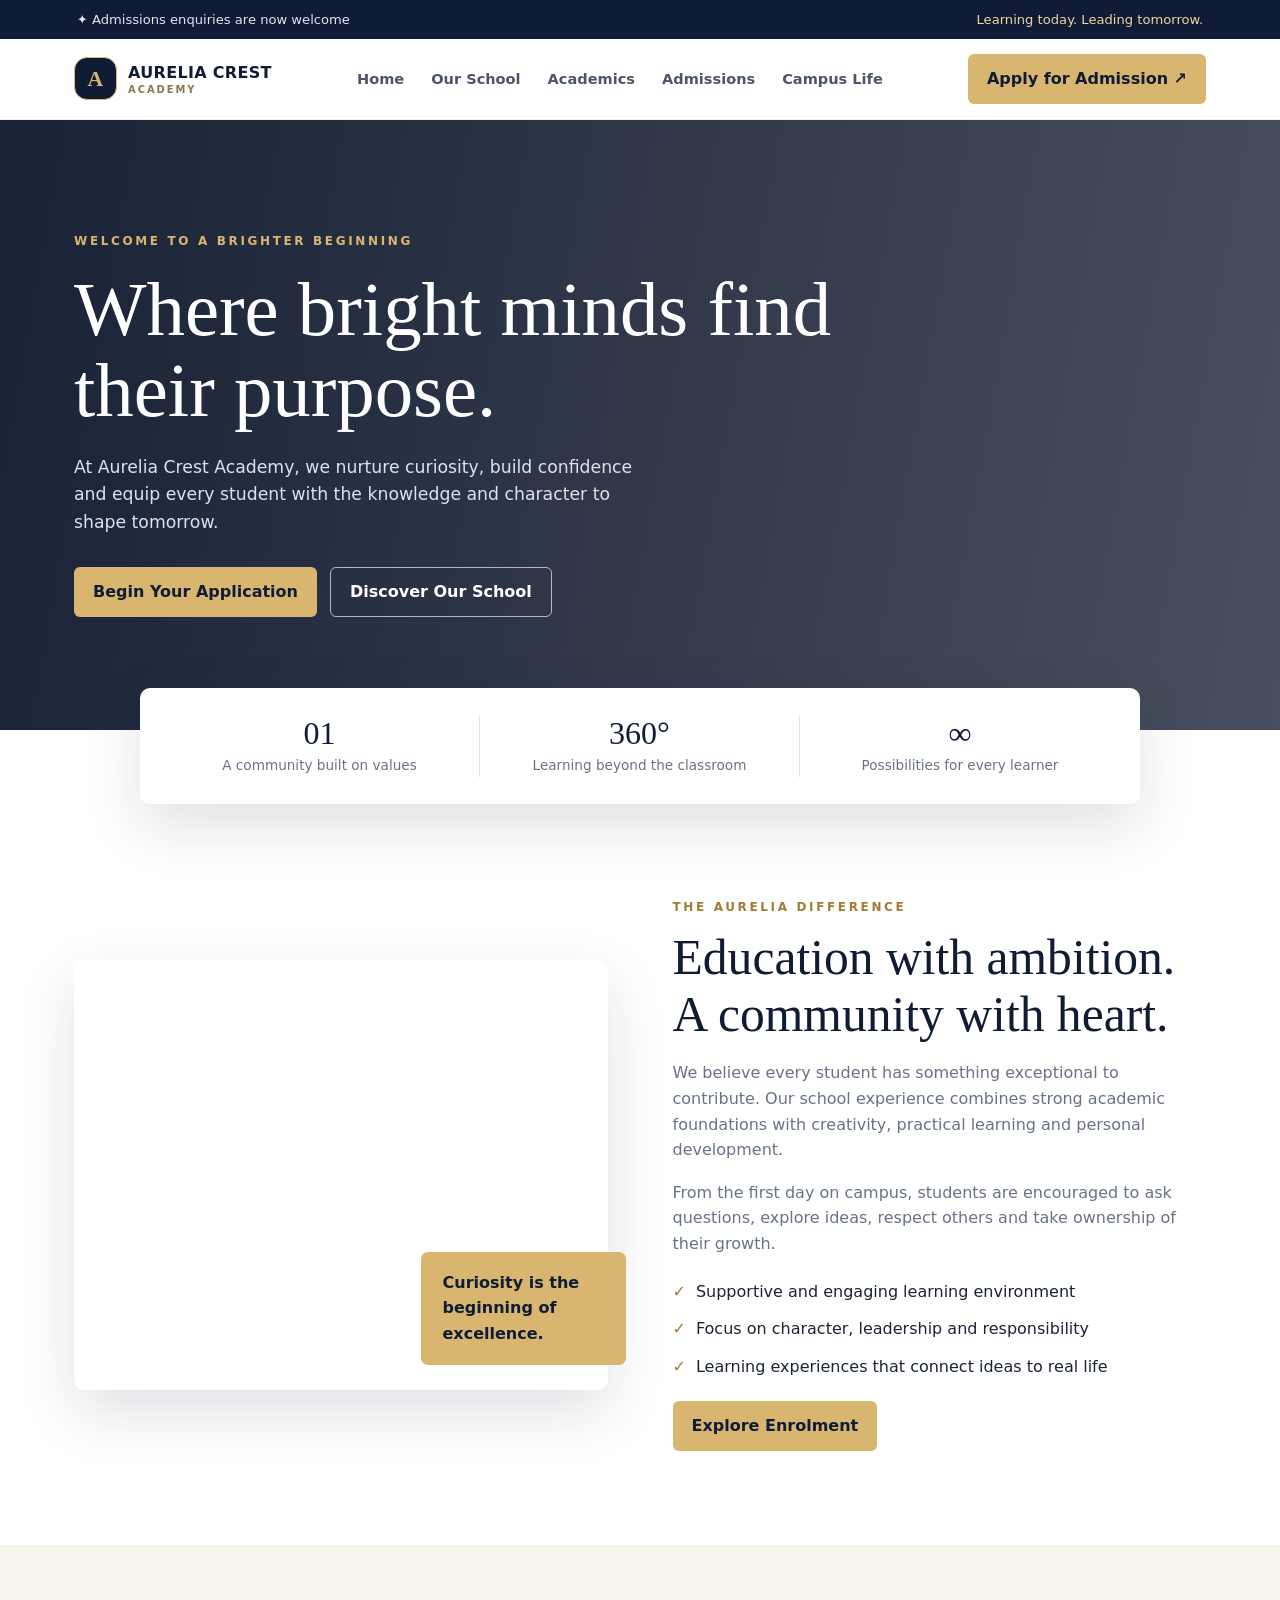
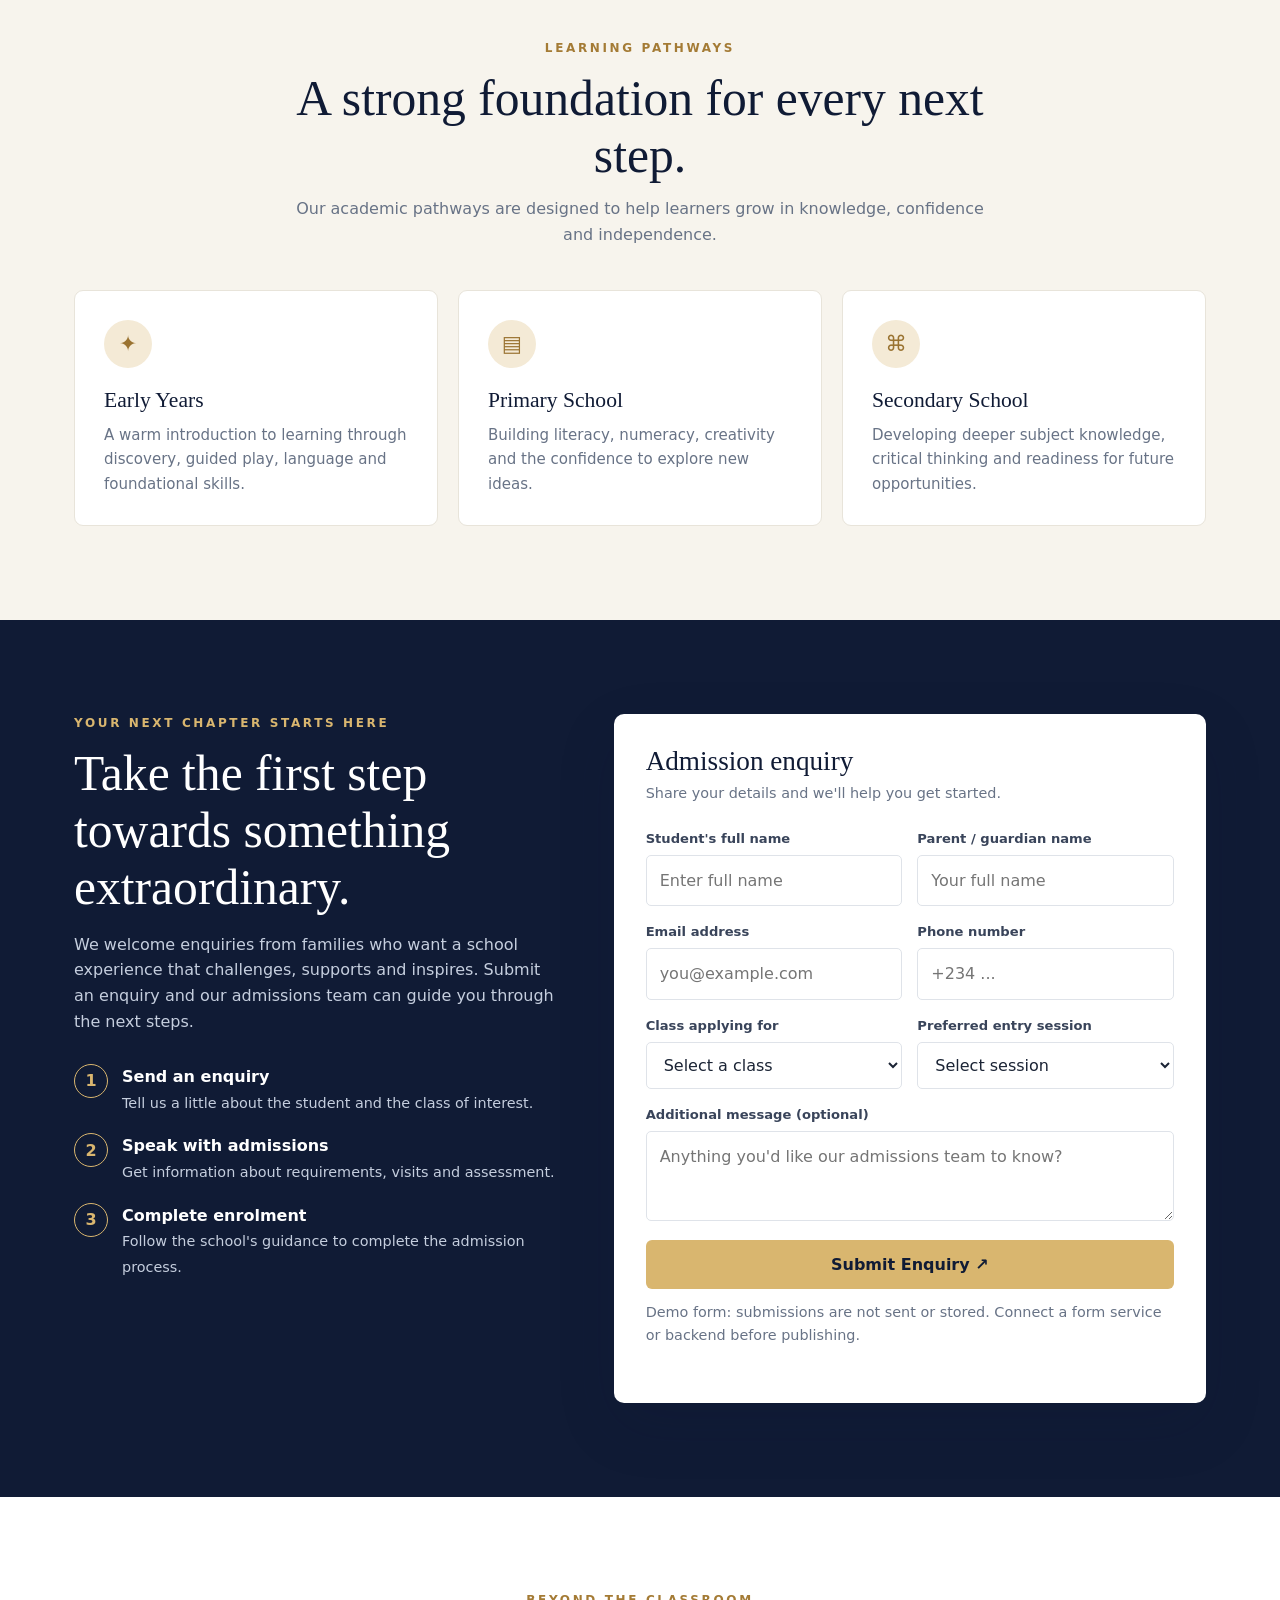
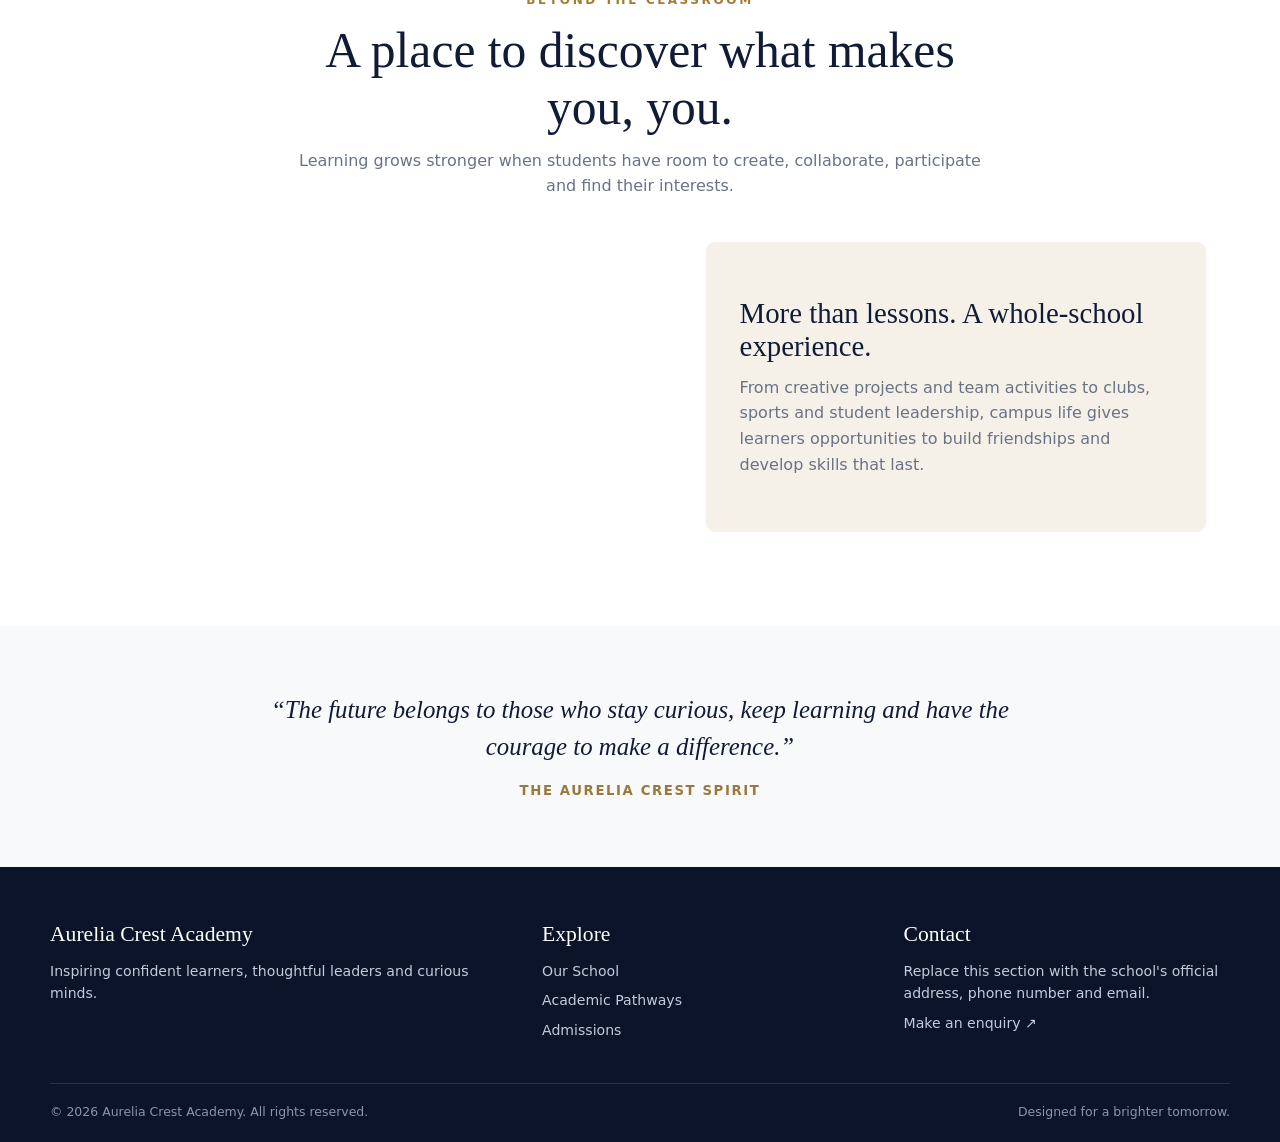
<file: index.html>
<!DOCTYPE html>
<html lang="en">
<head>
  <meta charset="UTF-8">
  <meta name="viewport" content="width=device-width, initial-scale=1.0">
  <meta name="description" content="Discover Aurelia Crest Academy and begin your admission journey.">
  <title>Aurelia Crest Academy | Admissions</title>
    <link rel="stylesheet" href="style.css">
</head>
<body>
  <div class="topbar"><span>✦ Admissions enquiries are now welcome</span><span>Learning today. Leading tomorrow.</span></div>
  <header>
    <nav class="nav">
      <a class="brand" href="#home"><span class="crest">A</span><span>AURELIA CREST<small>ACADEMY</small></span></a>
      <div class="links" id="navLinks">
        <a href="#home">Home</a><a href="#about">Our School</a><a href="#programs">Academics</a><a href="#admissions">Admissions</a><a href="#life">Campus Life</a>
      </div>
      <a class="nav-cta" href="#admissions">Apply for Admission ↗</a>
      <button class="menu-btn" id="menuBtn" aria-label="Open navigation" aria-expanded="false">☰</button>
    </nav>
  </header>

  <main>
    <section class="hero" id="home">
      <div class="hero-inner">
        <div class="eyebrow">Welcome to a brighter beginning</div>
        <h1>Where bright minds find their purpose.</h1>
        <p>At Aurelia Crest Academy, we nurture curiosity, build confidence and equip every student with the knowledge and character to shape tomorrow.</p>
        <div class="hero-actions"><a class="btn" href="#admissions">Begin Your Application</a><a class="btn-outline" href="#about">Discover Our School</a></div>
      </div>
    </section>

    <div class="stats">
      <div class="stat"><strong>01</strong><span>A community built on values</span></div>
      <div class="stat"><strong>360°</strong><span>Learning beyond the classroom</span></div>
      <div class="stat"><strong>∞</strong><span>Possibilities for every learner</span></div>
    </div>

    <section class="section" id="about">
      <div class="about-grid">
        <div class="about-image"><div class="image-note">Curiosity is the beginning of excellence.</div></div>
        <div class="about-copy">
          <div class="eyebrow eyebrow-dark">The Aurelia difference</div>
          <h2>Education with ambition. A community with heart.</h2>
          <p>We believe every student has something exceptional to contribute. Our school experience combines strong academic foundations with creativity, practical learning and personal development.</p>
          <p>From the first day on campus, students are encouraged to ask questions, explore ideas, respect others and take ownership of their growth.</p>
          <ul class="ticks"><li>Supportive and engaging learning environment</li><li>Focus on character, leadership and responsibility</li><li>Learning experiences that connect ideas to real life</li></ul>
          <a class="btn" href="#admissions">Explore Enrolment</a>
        </div>
      </div>
    </section>

    <section class="programs" id="programs">
      <div class="section">
        <div class="section-head"><div class="eyebrow eyebrow-dark">Learning pathways</div><h2>A strong foundation for every next step.</h2><p>Our academic pathways are designed to help learners grow in knowledge, confidence and independence.</p></div>
        <div class="cards">
          <article class="program-card"><div class="program-icon">✦</div><h3>Early Years</h3><p>A warm introduction to learning through discovery, guided play, language and foundational skills.</p></article>
          <article class="program-card"><div class="program-icon">▤</div><h3>Primary School</h3><p>Building literacy, numeracy, creativity and the confidence to explore new ideas.</p></article>
          <article class="program-card"><div class="program-icon">⌘</div><h3>Secondary School</h3><p>Developing deeper subject knowledge, critical thinking and readiness for future opportunities.</p></article>
        </div>
      </div>
    </section>

    <section class="admission" id="admissions">
      <div class="section">
        <div class="admission-grid">
          <div class="admission-copy">
            <div class="eyebrow">Your next chapter starts here</div>
            <h2>Take the first step towards something extraordinary.</h2>
            <p>We welcome enquiries from families who want a school experience that challenges, supports and inspires. Submit an enquiry and our admissions team can guide you through the next steps.</p>
            <div class="steps">
              <div class="step"><div class="step-num">1</div><div><strong>Send an enquiry</strong><span>Tell us a little about the student and the class of interest.</span></div></div>
              <div class="step"><div class="step-num">2</div><div><strong>Speak with admissions</strong><span>Get information about requirements, visits and assessment.</span></div></div>
              <div class="step"><div class="step-num">3</div><div><strong>Complete enrolment</strong><span>Follow the school's guidance to complete the admission process.</span></div></div>
            </div>
          </div>
          <form class="form-card" id="enquiryForm">
            <h3>Admission enquiry</h3><p>Share your details and we'll help you get started.</p>
            <div class="form-grid">
              <div class="field"><label for="student">Student's full name</label><input id="student" name="student" required placeholder="Enter full name"></div>
              <div class="field"><label for="guardian">Parent / guardian name</label><input id="guardian" name="guardian" required placeholder="Your full name"></div>
              <div class="field"><label for="email">Email address</label><input id="email" name="email" type="email" required placeholder="you@example.com"></div>
              <div class="field"><label for="phone">Phone number</label><input id="phone" name="phone" type="tel" required placeholder="+234 ..."></div>
              <div class="field"><label for="level">Class applying for</label><select id="level" name="level" required><option value="">Select a class</option><option>Early Years</option><option>Primary School</option><option>Secondary School</option></select></div>
              <div class="field"><label for="session">Preferred entry session</label><select id="session" name="session"><option value="">Select session</option><option>First term</option><option>Second term</option><option>Third term</option><option>To be advised</option></select></div>
              <div class="field full"><label for="message">Additional message (optional)</label><textarea id="message" name="message" placeholder="Anything you'd like our admissions team to know?"></textarea></div>
            </div>
            <button class="btn" type="submit">Submit Enquiry ↗</button>
            <div class="toast" id="formToast" role="status">Your enquiry has been prepared. Connect this form to the school's email or backend to receive submissions.</div>
            <p class="form-note">Demo form: submissions are not sent or stored. Connect a form service or backend before publishing.</p>
          </form>
        </div>
      </div>
    </section>

    <section class="section" id="life">
      <div class="section-head"><div class="eyebrow eyebrow-dark">Beyond the classroom</div><h2>A place to discover what makes you, you.</h2><p>Learning grows stronger when students have room to create, collaborate, participate and find their interests.</p></div>
      <div class="life-grid"><div class="life-photo"></div><div class="life-panel"><h3>More than lessons. A whole-school experience.</h3><p>From creative projects and team activities to clubs, sports and student leadership, campus life gives learners opportunities to build friendships and develop skills that last.</p></div></div>
    </section>

    <section class="quote"><blockquote>“The future belongs to those who stay curious, keep learning and have the courage to make a difference.”</blockquote><span>The Aurelia Crest spirit</span></section>
  </main>

  <footer>
    <div class="footer-inner">
      <div><h3>Aurelia Crest Academy</h3><p>Inspiring confident learners, thoughtful leaders and curious minds.</p></div>
      <div><h3>Explore</h3><a href="#about">Our School</a><a href="#programs">Academic Pathways</a><a href="#admissions">Admissions</a></div>
      <div><h3>Contact</h3><p>Replace this section with the school's official address, phone number and email.</p><a href="#admissions">Make an enquiry ↗</a></div>
    </div>
    <div class="copyright">© <span id="year"></span> Aurelia Crest Academy. All rights reserved. <span style="float:right">Designed for a brighter tomorrow.</span></div>
  </footer>
    <script src="script.js"></script>
</body>
</html>
</file>
<file: style.css>
:root{
      --navy:#101b35;--navy2:#172747;--gold:#d9b66f;--cream:#f7f4ed;
      --ink:#1b2435;--muted:#687386;--white:#fff;--line:#e8e4da;
      --shadow:0 22px 60px rgba(16,27,53,.13)
    }
    *{box-sizing:border-box;margin:0;padding:0}
    html{scroll-behavior:smooth}
    body{font-family:Inter,ui-sans-serif,system-ui,-apple-system,"Segoe UI",sans-serif;color:var(--ink);background:#fff;line-height:1.6}
    a{text-decoration:none;color:inherit}
    button,input,select,textarea{font:inherit}
    .topbar{background:var(--navy);color:#dfe5ef;font-size:.82rem;padding:9px 6%;display:flex;justify-content:space-between;gap:12px;flex-wrap:wrap}
    .topbar span:last-child{color:#f0d59f}
    header{position:sticky;top:0;z-index:10;background:rgba(255,255,255,.96);backdrop-filter:blur(12px);border-bottom:1px solid #eee}
    .nav{max-width:1180px;margin:auto;padding:15px 24px;display:flex;align-items:center;justify-content:space-between;gap:24px}
    .brand{display:flex;align-items:center;gap:11px;font-weight:800;letter-spacing:.02em;color:var(--navy)}
    .crest{width:43px;height:43px;border-radius:13px;background:var(--navy);color:var(--gold);display:grid;place-items:center;font-family:Georgia,serif;font-size:1.35rem;border:1px solid var(--gold)}
    .brand small{display:block;font-size:.62rem;letter-spacing:.2em;color:#8b7650;font-weight:700;margin-top:-3px}
    .links{display:flex;align-items:center;gap:27px;font-size:.91rem;font-weight:600;color:#4c5668}
    .links a:hover{color:#a47b35}
    .nav-cta,.btn{display:inline-flex;justify-content:center;align-items:center;border:0;border-radius:6px;padding:12px 19px;background:var(--gold);color:var(--navy);font-weight:800;cursor:pointer;transition:.2s}
    .nav-cta:hover,.btn:hover{transform:translateY(-2px);filter:brightness(1.04)}
    .menu-btn{display:none;background:none;border:0;font-size:1.5rem;color:var(--navy);cursor:pointer}
    .hero{background:linear-gradient(100deg,rgba(10,20,41,.94),rgba(10,20,41,.75)),url('https://images.unsplash.com/photo-1523050854058-8df90110c9f1?auto=format&fit=crop&w=2000&q=85') center/cover;color:white;min-height:610px;display:flex;align-items:center}
    .hero-inner{max-width:1180px;width:100%;margin:auto;padding:95px 24px}
    .eyebrow{color:var(--gold);text-transform:uppercase;letter-spacing:.22em;font-size:.75rem;font-weight:800}
    h1{font-family:Georgia,"Times New Roman",serif;font-size:clamp(2.8rem,6vw,5.2rem);line-height:1.05;max-width:760px;margin:19px 0 22px;font-weight:500}
    .hero p{max-width:590px;color:#dce3ee;font-size:1.08rem;margin-bottom:31px}
    .hero-actions{display:flex;gap:13px;flex-wrap:wrap}
    .btn-outline{display:inline-flex;align-items:center;justify-content:center;padding:11px 19px;border:1px solid rgba(255,255,255,.65);border-radius:6px;color:#fff;font-weight:700}
    .btn-outline:hover{background:#fff;color:var(--navy)}
    .stats{max-width:1000px;margin:-42px auto 0;position:relative;z-index:2;background:#fff;box-shadow:var(--shadow);border-radius:10px;display:grid;grid-template-columns:repeat(3,1fr);padding:27px 20px}
    .stat{text-align:center;border-right:1px solid var(--line)}.stat:last-child{border:0}
    .stat strong{display:block;color:var(--navy);font:2rem Georgia,serif}.stat span{font-size:.85rem;color:var(--muted)}
    section{scroll-margin-top:85px}
    .section{max-width:1180px;margin:auto;padding:94px 24px}
    .section-head{text-align:center;max-width:690px;margin:0 auto 43px}
    .section-head h2,.about-copy h2,.admission-copy h2{font:500 clamp(2rem,4vw,3.1rem)/1.15 Georgia,serif;color:var(--navy);margin:12px 0}
    .section-head p,.about-copy p,.admission-copy p{color:var(--muted)}
    .eyebrow-dark{color:#a47b35}
    .about-grid{display:grid;grid-template-columns:1fr 1fr;gap:65px;align-items:center}
    .about-image{min-height:430px;border-radius:10px;background:url('https://images.unsplash.com/photo-1509062522246-3755977927d7?auto=format&fit=crop&w=1100&q=85') center/cover;box-shadow:var(--shadow);position:relative}
    .image-note{position:absolute;right:-18px;bottom:25px;background:var(--gold);padding:18px 22px;border-radius:7px;color:var(--navy);font-weight:800;max-width:205px}
    .about-copy p{margin:17px 0}
    .ticks{list-style:none;margin:22px 0;display:grid;gap:12px}
    .ticks li:before{content:"✓";color:#a47b35;font-weight:900;margin-right:10px}
    .programs{background:var(--cream)}
    .cards{display:grid;grid-template-columns:repeat(3,1fr);gap:20px}
    .program-card{background:white;padding:29px;border:1px solid var(--line);border-radius:9px;transition:.2s}
    .program-card:hover{transform:translateY(-5px);box-shadow:var(--shadow)}
    .program-icon{width:48px;height:48px;border-radius:50%;background:#f4ead6;color:#9a7331;display:grid;place-items:center;font-size:1.35rem;margin-bottom:20px}
    .program-card h3{font:1.35rem Georgia,serif;color:var(--navy);margin-bottom:10px}
    .program-card p{color:var(--muted);font-size:.94rem}
    .admission{background:var(--navy);color:#fff}
    .admission-grid{display:grid;grid-template-columns:.9fr 1.1fr;gap:55px;align-items:start}
    .admission-copy h2{color:white}.admission-copy p{color:#c5cede;margin:16px 0}
    .steps{display:grid;gap:18px;margin-top:30px}
    .step{display:flex;gap:14px;align-items:flex-start}
    .step-num{flex:0 0 34px;height:34px;border:1px solid var(--gold);border-radius:50%;display:grid;place-items:center;color:var(--gold);font-weight:800}
    .step strong{display:block;color:white}.step span{font-size:.9rem;color:#c5cede}
    .form-card{background:#fff;color:var(--ink);padding:32px;border-radius:10px;box-shadow:var(--shadow)}
    .form-card h3{font:1.7rem Georgia,serif;color:var(--navy);margin-bottom:5px}
    .form-card>p{font-size:.9rem;color:var(--muted);margin-bottom:23px}
    .form-grid{display:grid;grid-template-columns:1fr 1fr;gap:15px}
    .field{display:flex;flex-direction:column;gap:6px}.field.full{grid-column:1/-1}
    label{font-size:.82rem;font-weight:700;color:#39445a}
    input,select,textarea{width:100%;padding:12px 13px;border:1px solid #dfe3e9;border-radius:5px;background:#fff;color:var(--ink);outline:none}
    input:focus,select:focus,textarea:focus{border-color:#b58b43;box-shadow:0 0 0 3px rgba(217,182,111,.18)}
    textarea{resize:vertical;min-height:90px}
    .form-card .btn{width:100%;margin-top:19px}
    .form-note{font-size:.76rem;color:#7c8798;margin-top:12px}
    .life-grid{display:grid;grid-template-columns:1.1fr .9fr;gap:20px}
    .life-photo{min-height:290px;border-radius:9px;background:url('https://images.unsplash.com/photo-1577896851231-70ef18881754?auto=format&fit=crop&w=1100&q=85') center/cover}
    .life-panel{background:#f5f1e8;border-radius:9px;padding:34px;display:flex;flex-direction:column;justify-content:center}
    .life-panel h3{font:1.8rem Georgia,serif;color:var(--navy);margin-bottom:12px}
    .life-panel p{color:var(--muted)}
    .quote{background:#f8f9fb;text-align:center;padding:65px 24px}
    .quote blockquote{max-width:760px;margin:auto;font:italic 1.55rem/1.5 Georgia,serif;color:var(--navy)}
    .quote span{display:block;margin-top:15px;color:#9b783c;font-size:.83rem;font-weight:800;letter-spacing:.12em;text-transform:uppercase}
    footer{background:#0b1428;color:#c4ccda;padding:55px 24px 20px}
    .footer-inner{max-width:1180px;margin:auto;display:grid;grid-template-columns:1.4fr 1fr 1fr;gap:35px}
    footer h3{color:#fff;font:1.35rem Georgia,serif;margin-bottom:13px}
    footer p,footer a{font-size:.88rem;color:#c4ccda}
    footer a{display:block;margin:7px 0}footer a:hover{color:var(--gold)}
    .copyright{max-width:1180px;margin:35px auto 0;padding-top:18px;border-top:1px solid #29334a;font-size:.78rem;color:#8995aa}
    .toast{display:none;margin-top:14px;padding:12px;border-radius:5px;background:#eaf5ed;color:#24623a;font-size:.88rem}
    @media(max-width:800px){
      .links{display:none;position:absolute;top:100%;left:0;right:0;background:white;padding:20px 24px 25px;flex-direction:column;align-items:flex-start;border-bottom:1px solid var(--line)}
      .links.open{display:flex}.menu-btn{display:block}.nav-cta{display:none}
      .about-grid,.admission-grid,.life-grid{grid-template-columns:1fr;gap:35px}
      .cards{grid-template-columns:1fr 1fr}.stats{margin: -30px 18px 0}
      .about-image{min-height:340px;margin-right:15px}
      .footer-inner{grid-template-columns:1fr 1fr}
    }
    @media(max-width:540px){
      .topbar{justify-content:center;text-align:center}.hero{min-height:560px}
      .hero-inner{padding:75px 22px}.stats{grid-template-columns:1fr;padding:10px 20px}
      .stat{padding:14px;border-right:0;border-bottom:1px solid var(--line)}.stat:last-child{border:0}
      .section{padding:72px 20px}.cards{grid-template-columns:1fr}
      .form-card{padding:23px 18px}.form-grid{grid-template-columns:1fr}.field.full{grid-column:auto}
      .footer-inner{grid-template-columns:1fr}
      .image-note{right:-8px}
    }
</file>
